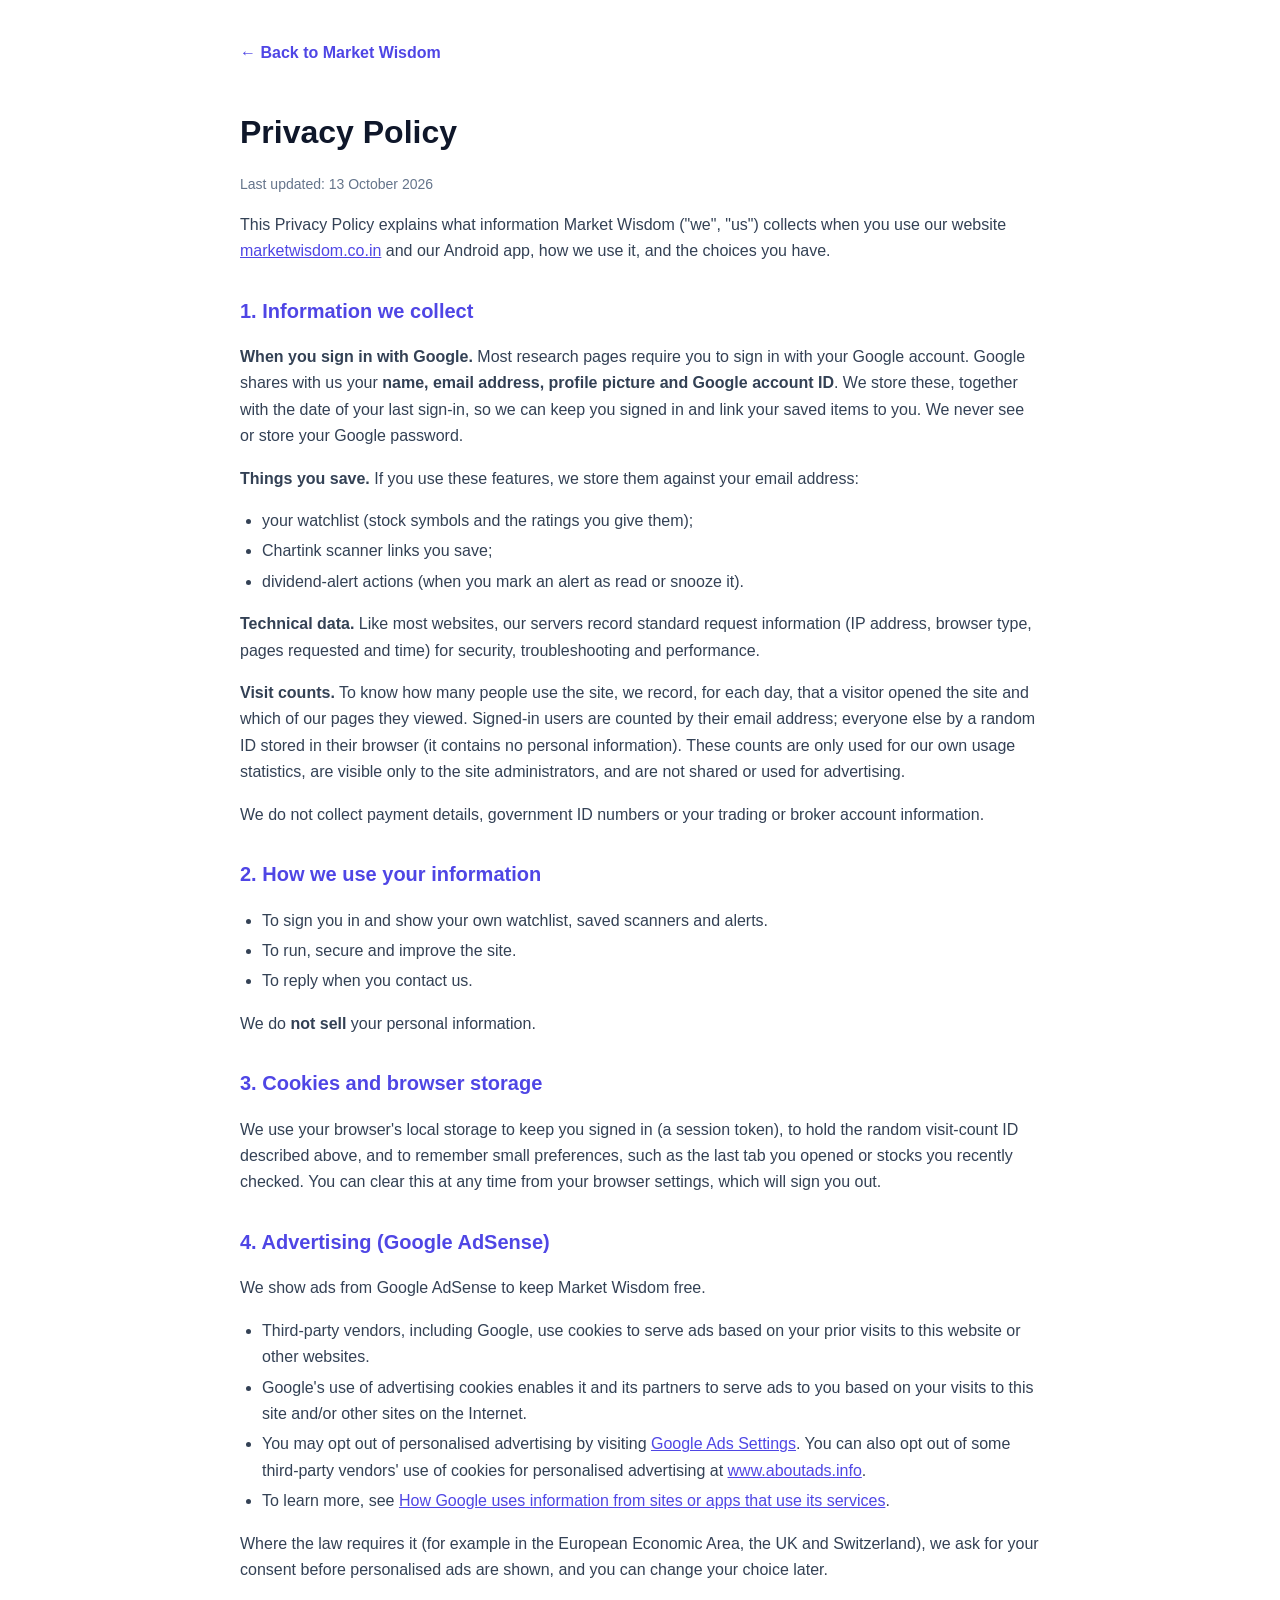
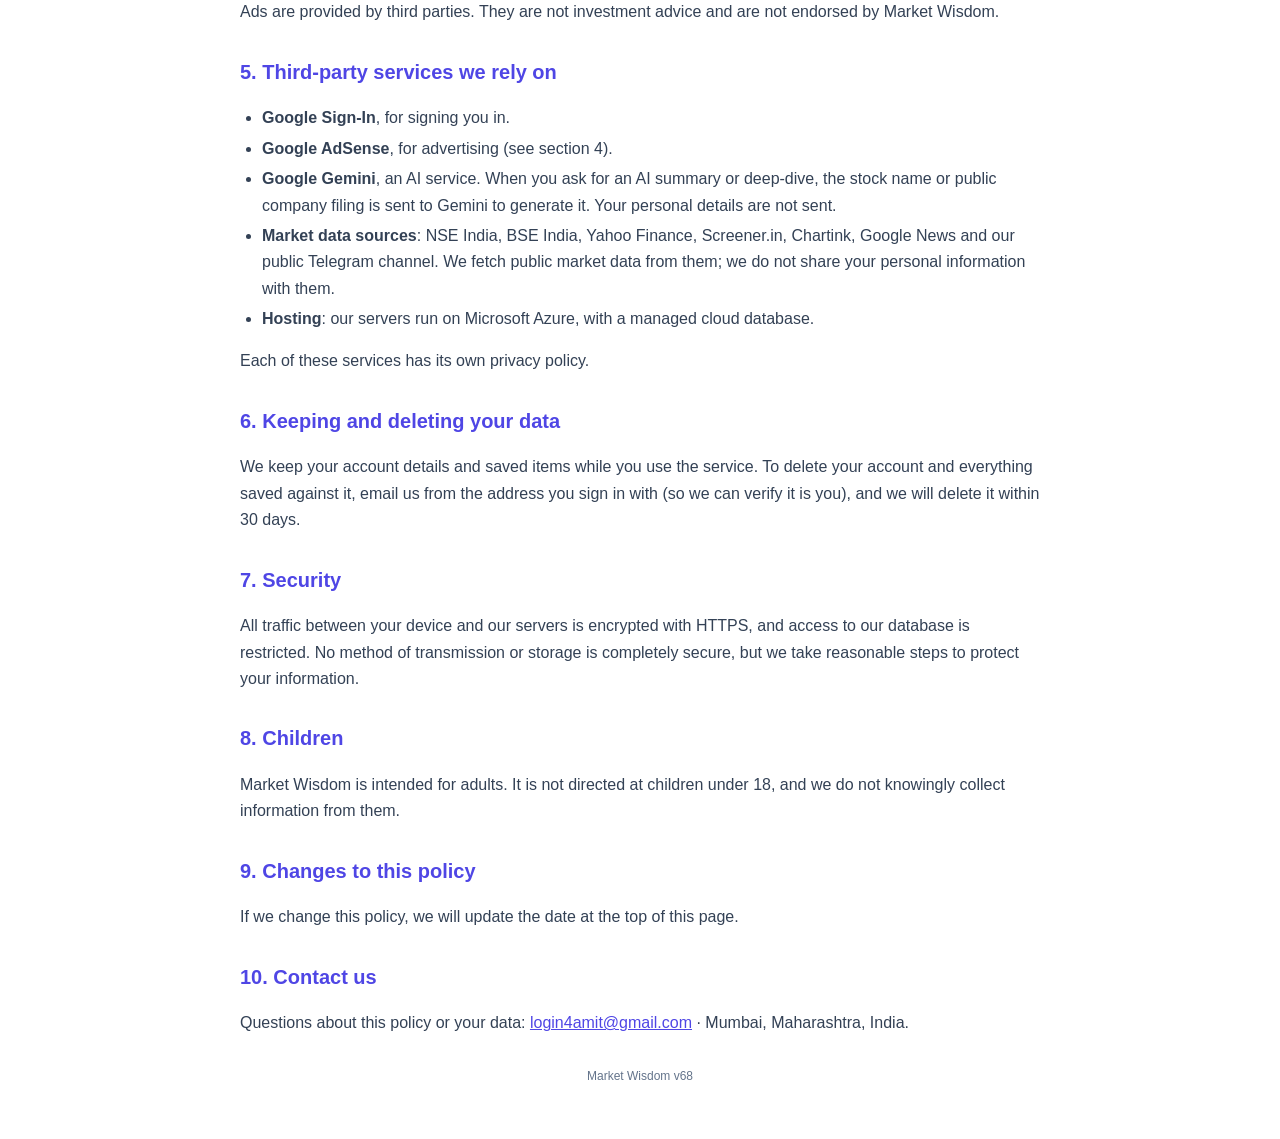
<file: frontend/privacy.html>
<!DOCTYPE html>
<html lang="en">
<head>
    <meta charset="UTF-8">
    <meta name="viewport" content="width=device-width, initial-scale=1.0">
    <title>Privacy Policy - Market Wisdom</title>
    <meta name="description" content="How Market Wisdom collects, uses and protects your information, including Google Sign-In and Google AdSense advertising cookies.">
    <!-- Google AdSense (publisher ca-pub-8677560259662045) -->
    <script async src="https://pagead2.googlesyndication.com/pagead/js/adsbygoogle.js?client=ca-pub-8677560259662045"
            crossorigin="anonymous"></script>
    <style>
        body { font-family: 'Inter', -apple-system, Segoe UI, Roboto, sans-serif; line-height: 1.65; color: #334155; max-width: 800px; margin: 0 auto; padding: 40px 20px; background: #ffffff; }
        h1 { color: #0f172a; margin-bottom: 4px; }
        h2 { color: #4f46e5; margin-top: 30px; font-size: 20px; }
        a { color: #4f46e5; }
        ul { padding-left: 22px; }
        li { margin: 4px 0; }
        .muted { color: #64748b; font-size: 14px; }
        .back { display: inline-block; margin-bottom: 18px; text-decoration: none; font-weight: 600; }
    </style>
</head>
<body>
    <a class="back" href="/">← Back to Market Wisdom</a>
    <h1>Privacy Policy</h1>
    <p class="muted">Last updated: 13 October 2026</p>

    <p>This Privacy Policy explains what information Market Wisdom ("we", "us") collects when you use our website <a href="https://marketwisdom.co.in">marketwisdom.co.in</a> and our Android app, how we use it, and the choices you have.</p>

    <h2>1. Information we collect</h2>
    <p><b>When you sign in with Google.</b> Most research pages require you to sign in with your Google account. Google shares with us your <b>name, email address, profile picture and Google account ID</b>. We store these, together with the date of your last sign-in, so we can keep you signed in and link your saved items to you. We never see or store your Google password.</p>
    <p><b>Things you save.</b> If you use these features, we store them against your email address:</p>
    <ul>
        <li>your watchlist (stock symbols and the ratings you give them);</li>
        <li>Chartink scanner links you save;</li>
        <li>dividend-alert actions (when you mark an alert as read or snooze it).</li>
    </ul>
    <p><b>Technical data.</b> Like most websites, our servers record standard request information (IP address, browser type, pages requested and time) for security, troubleshooting and performance.</p>
    <p><b>Visit counts.</b> To know how many people use the site, we record, for each day, that a visitor opened the site and which of our pages they viewed. Signed-in users are counted by their email address; everyone else by a random ID stored in their browser (it contains no personal information). These counts are only used for our own usage statistics, are visible only to the site administrators, and are not shared or used for advertising.</p>
    <p>We do not collect payment details, government ID numbers or your trading or broker account information.</p>

    <h2>2. How we use your information</h2>
    <ul>
        <li>To sign you in and show your own watchlist, saved scanners and alerts.</li>
        <li>To run, secure and improve the site.</li>
        <li>To reply when you contact us.</li>
    </ul>
    <p>We do <b>not sell</b> your personal information.</p>

    <h2>3. Cookies and browser storage</h2>
    <p>We use your browser's local storage to keep you signed in (a session token), to hold the random visit-count ID described above, and to remember small preferences, such as the last tab you opened or stocks you recently checked. You can clear this at any time from your browser settings, which will sign you out.</p>

    <h2>4. Advertising (Google AdSense)</h2>
    <p>We show ads from Google AdSense to keep Market Wisdom free.</p>
    <ul>
        <li>Third-party vendors, including Google, use cookies to serve ads based on your prior visits to this website or other websites.</li>
        <li>Google's use of advertising cookies enables it and its partners to serve ads to you based on your visits to this site and/or other sites on the Internet.</li>
        <li>You may opt out of personalised advertising by visiting <a href="https://www.google.com/settings/ads" target="_blank" rel="noopener">Google Ads Settings</a>. You can also opt out of some third-party vendors' use of cookies for personalised advertising at <a href="https://www.aboutads.info/choices/" target="_blank" rel="noopener">www.aboutads.info</a>.</li>
        <li>To learn more, see <a href="https://policies.google.com/technologies/partner-sites" target="_blank" rel="noopener">How Google uses information from sites or apps that use its services</a>.</li>
    </ul>
    <p>Where the law requires it (for example in the European Economic Area, the UK and Switzerland), we ask for your consent before personalised ads are shown, and you can change your choice later.</p>
    <p>Ads are provided by third parties. They are not investment advice and are not endorsed by Market Wisdom.</p>

    <h2>5. Third-party services we rely on</h2>
    <ul>
        <li><b>Google Sign-In</b>, for signing you in.</li>
        <li><b>Google AdSense</b>, for advertising (see section 4).</li>
        <li><b>Google Gemini</b>, an AI service. When you ask for an AI summary or deep-dive, the stock name or public company filing is sent to Gemini to generate it. Your personal details are not sent.</li>
        <li><b>Market data sources</b>: NSE India, BSE India, Yahoo Finance, Screener.in, Chartink, Google News and our public Telegram channel. We fetch public market data from them; we do not share your personal information with them.</li>
        <li><b>Hosting</b>: our servers run on Microsoft Azure, with a managed cloud database.</li>
    </ul>
    <p>Each of these services has its own privacy policy.</p>

    <h2>6. Keeping and deleting your data</h2>
    <p>We keep your account details and saved items while you use the service. To delete your account and everything saved against it, email us from the address you sign in with (so we can verify it is you), and we will delete it within 30 days.</p>

    <h2>7. Security</h2>
    <p>All traffic between your device and our servers is encrypted with HTTPS, and access to our database is restricted. No method of transmission or storage is completely secure, but we take reasonable steps to protect your information.</p>

    <h2>8. Children</h2>
    <p>Market Wisdom is intended for adults. It is not directed at children under 18, and we do not knowingly collect information from them.</p>

    <h2>9. Changes to this policy</h2>
    <p>If we change this policy, we will update the date at the top of this page.</p>

    <h2>10. Contact us</h2>
    <p>Questions about this policy or your data: <a href="mailto:login4amit@gmail.com">login4amit@gmail.com</a> · Mumbai, Maharashtra, India.</p>
    <p class="muted" style="margin-top:30px;font-size:12px;text-align:center">Market Wisdom v68</p>
</body>
</html>
</file>
